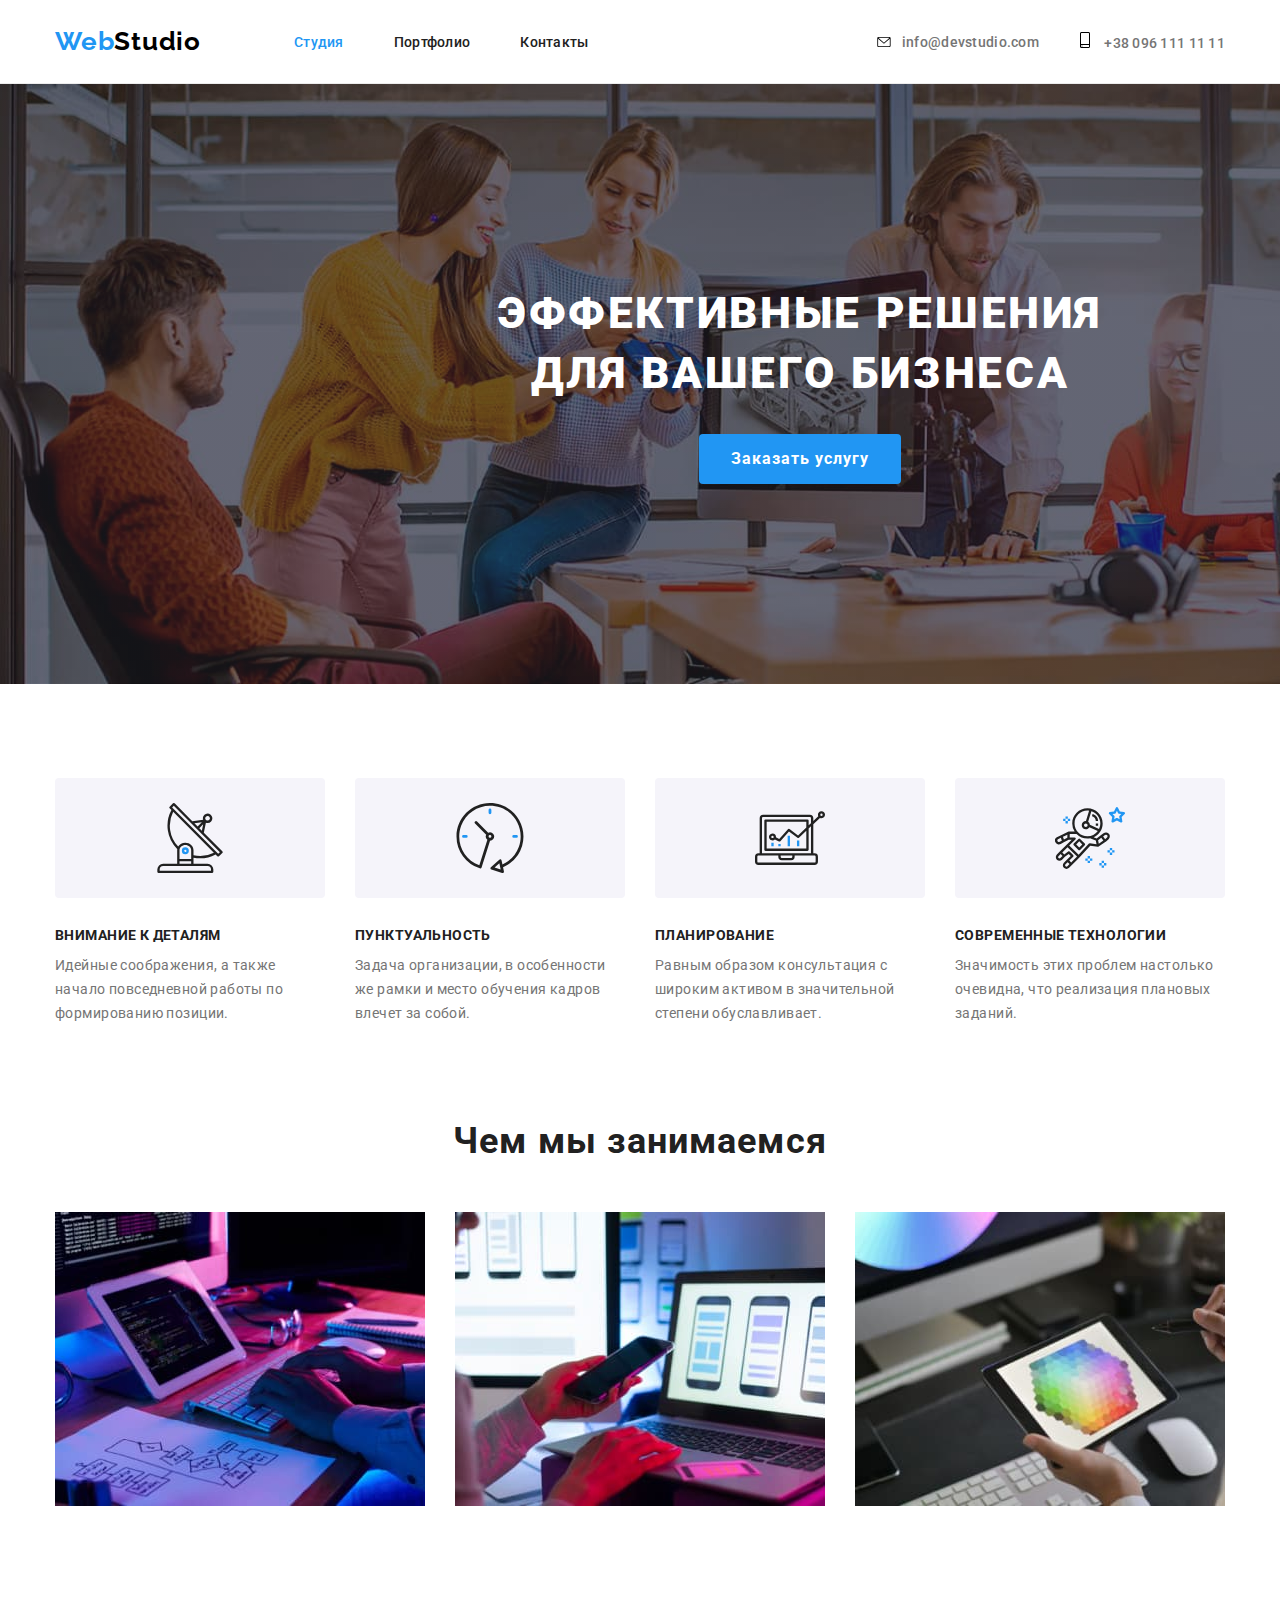
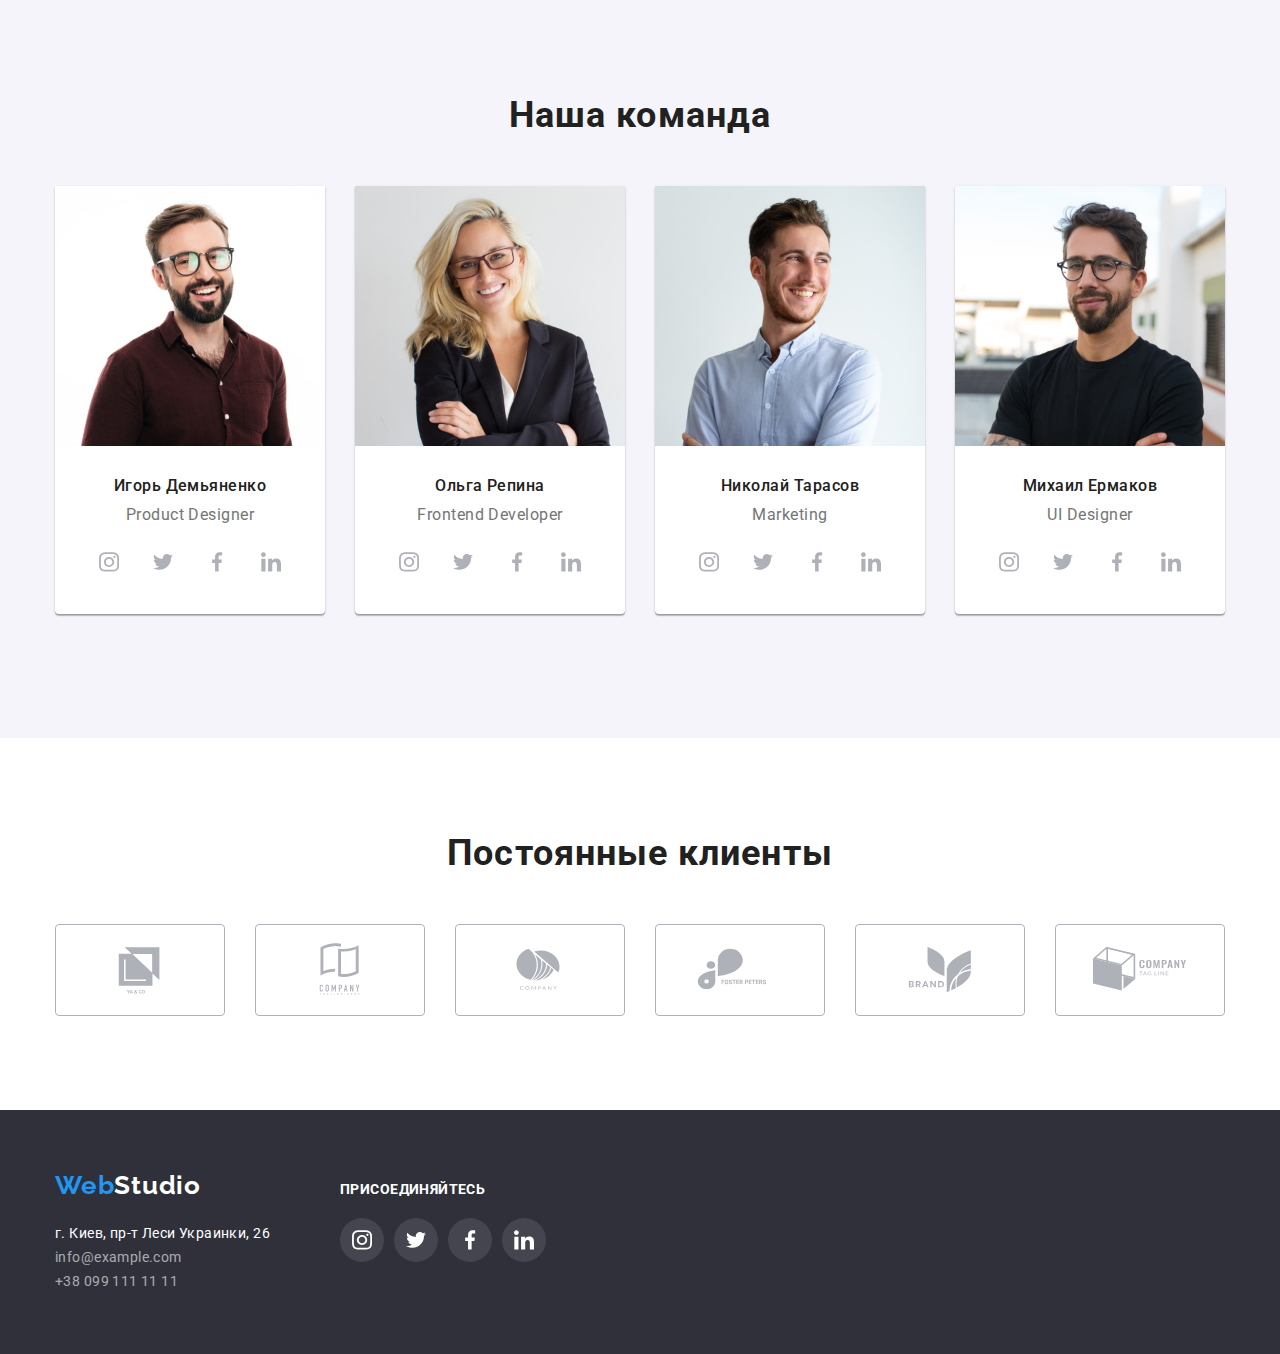
<file: index.html>
<!DOCTYPE html>
<html lang="ru">
<head>
    <meta charset="UTF-8">
    <meta http-equiv="X-UA-Compatible" content="IE=edge">
    <meta name="viewport" content="width=device-width, initial-scale=1.0">
    <link rel="preconnect" href="https://fonts.googleapis.com">
    <link rel="preconnect" href="https://fonts.gstatic.com" crossorigin>
    <link href="https://fonts.googleapis.com/css2?family=Raleway:wght@700&family=Roboto:wght@400;500;700;900&display=swap" rel="stylesheet">
    <title>Бизнес</title>
    <link rel="stylesheet" href="https://cdnjs.cloudflare.com/ajax/libs/modern-normalize/1.1.0/modern-normalize.min.css">
    <link rel="stylesheet" href="./css/styles.css">
</head>
<body>
<!--Верхняя линия -->
 <header class="header">
    <div class="container header-container">
    <nav class="header-nav">
        <a href="./index.html" class="logo link">Web<span class="header-logo link">Studio</span></a>
        <ul class="header-nav-list list">
            <li class="header-item-nav"><a href="./index.html" class="header-link-active link">Студия</a></li>
            <li class="header-item-nav"><a href="./portfolio.html" class="header-link link">Портфолио</a></li>
            <li class="header-item-nav"><a href="#" class="header-link link">Контакты</a></li>
        </ul>
    </nav>
    <ul class="header-list list">
        <li class="header-item">
            <a href="mailto:info@devstudio.com" class="header-item-link link">
                <svg class="header-soc-icon" width="16" height="10">
                    <use href="./images/icons.svg#icon-envelope"></use>
                </svg>info@devstudio.com</a></li>
        <li class="header-item">
            <a href="tel:+380961111111" class="header-item-link link">
                <svg class="header-soc-icon" width="12" height="16">
                    <use href="./images/icons.svg#icon-smartphone"></use>
                </svg>
                +38 096 111 11 11</a></li>
    </ul>
    </div>
</header>
<main>
<!--Шапка-->        
<section class="hero">
    <div class="container">
    <h1 class="hero-title">Эффективные решения для вашего бизнеса</h1>
    <button type="button" class="hero-btn">Заказать услугу</button>
</div>
</section>
<!--Особенности-->
<section class="section">
    <div class="container">
        <h2 hidden>Особенности</h2>
    <ul class="container-list list" >
        <li class="container-item-1">
            <div class="container-soc">
            <svg class="container-soc-icon" width="70" height="70"> 
                <use href="./images/icons.svg#icon-antenna-1"></use>
            </svg>
        </div>
            <h3 class="container-title">Внимание к деталям</h3>
            <p class="container-title-about">Идейные соображения, а также начало повседневной работы по формированию позиции.</p>
        </li>
        <li class="container-item">
            <div class="container-soc">
            <svg class="container-soc-icon" width="70" height="70"> 
                <use href="./images/icons.svg#icon-clock-1"></use>
            </svg>
        </div>
            <h3 class="container-title">Пунктуальность</h3>
            <p class="container-title-about">Задача организации, в особенности же рамки и место обучения кадров влечет за собой.</p>
        </li>
        <li class="container-item">
            <div class="container-soc">
            <svg class="container-soc-icon" width="70" height="70"> 
                <use href="./images/icons.svg#icon-diagram-1"></use>
            </svg> 
        </div>
            <h3 class="container-title">Планирование</h3>
            <p class="container-title-about">Равным образом консультация с широким активом в значительной степени обуславливает.</p>
        </li>
        <li class="container-item">
            <div class="container-soc">
            <svg class="container-soc-icon" width="70" height="70"> 
                <use href="./images/icons.svg#icon-astronaut-1"></use>
            </svg>
        </div>
            <h3 class="container-title">Современные технологии</h3>
            <p class="container-title-about">Значимость этих проблем настолько очевидна, что реализация плановых заданий.</p>
        </li>
    </ul>
    </div>
</section>
<!--Чем мы занимаемся-->
<section class="section about-section">
<div class="container">
    <h2 class="about-title">Чем мы занимаемся</h2>
    <ul class="about-list list">
        <li class="about-item-1">
         <img 
         src ="./images/box-1.jpg" 
         alt="Делаем таблицы, рабочие программы на Ваших компьютерах"
         width="370"
         height="294"
        />
        </li>
        <li class="about-item">
        <img
         src="./images/box-2.jpg" 
         alt="Проверяем работу программ на мобильных устройствах"
         width="370"
         height="294"
        />
        </li>
        <li class="about-item">
        <img 
         src="./images/box-3.jpg" 
         alt="Делаем дизайн на Ваших устройствах"
         width="370"
         height="294"
        />
        </li>
    </ul>
</div>
</section>
<!--Наша команда-->
<section class="section teames-section">
<div class="container">
    <h2 class="teames-title">Наша команда</h2>
    <ul class="teames-list list" >
        <li class="teames-item-1">
            <img 
             src="./images/img.jpg" 
             alt="Игорь"
             width="270"
             height="260"
            />
            <div class="border-teames">
            <h3 class="teames-item-names">Игорь Демьяненко</h3>
            <p class="teames-item-proffesion">Product Designer</p>
            <ul class="teames-soc-list  list">
                <li class="teames-soc-item"> 
                    <a href="https://instagram.com" target="_blank" rel="noopener norefferer" aria-label="instagram link" class="teames-soc-link link">
                        <svg class="teames-soc-icon" width="20" height="20"> 
                            <use href="./images/icons.svg#icon-instagram"></use>
                        </svg>
                    </a>
                </li>
                <li class="teames-soc-item"> 
                    <a href="https://twitter.com" target="_blank" rel="noopener norefferer" aria-label="twitter link" class="teames-soc-link link">
                        <svg class="teames-soc-icon" width="20" height="20"> 
                            <use href="./images/icons.svg#icon-twitter"></use>
                        </svg>
                    </a>
                </li>
                <li class="teames-soc-item"> 
                    <a href="https://facebook.com" target="_blank" rel="noopener norefferer" aria-label="facebook link" class="teames-soc-link link">
                        <svg class="teames-soc-icon" width="20" height="20">
                            <use href="./images/icons.svg#icon-facebook"></use>
                        </svg>
                    </a>
                </li>
                <li class="teames-soc-item"> 
                    <a href="https://linkedin.com" target="_blank" rel="noopener norefferer" aria-label="linkedin link" class="teames-soc-link link">
                        <svg class="teames-soc-icon" width="20" height="20"> 
                            <use href="./images/icons.svg#icon-linkedin"></use>
                        </svg>
                    </a>
                </li>
            </ul>
            </div>
        </li>
        <li class="teames-item">
            <img
            src="./images/img-1.jpg" 
             alt="Ольга"
             width="270"
             height="260"
            />
            <div class="border-teames">
            <h3 class="teames-item-names">Ольга Репина</h3>
            <p class="teames-item-proffesion">Frontend Developer</p>
            <ul class="teames-soc-list list">
                <li class="teames-soc-item"> 
                    <a href="https://instagram.com" target="_blank" rel="noopener norefferer" aria-label="instagram link" class="teames-soc-link link">
                        <svg class="teames-soc-icon" width="20" height="20"> 
                            <use href="./images/icons.svg#icon-instagram"></use>
                        </svg>
                    </a>
                </li>
                <li class="teames-soc-item"> 
                    <a href="https://twitter.com" target="_blank" rel="noopener norefferer" aria-label="twitter link" class="teames-soc-link link">
                        <svg class="teames-soc-icon" width="20" height="20"> 
                            <use href="./images/icons.svg#icon-twitter"></use>
                        </svg>
                    </a>
                </li>
                <li class="teames-soc-item"> 
                    <a href="https://facebook.com" target="_blank" rel="noopener norefferer" aria-label="facebook link" class="teames-soc-link link">
                        <svg class="teames-soc-icon" width="20" height="20"> 
                            <use href="./images/icons.svg#icon-facebook"></use>
                        </svg>
                    </a>
                </li>
                <li class="teames-soc-item"> 
                    <a href="https://linkedin.com" target="_blank" rel="noopener norefferer" aria-label="linkedin link" class="teames-soc-link link">
                        <svg class="teames-soc-icon" width="20" height="20"> 
                            <use href="./images/icons.svg#icon-linkedin"></use>
                        </svg>
                    </a>
                </li>
            </ul>
            </div>
        </li>
        <li class="teames-item">
            <img 
             src="./images/img-2.jpg" 
             alt="Николай"
             width="270"
             height="260"
            />
            <div class="border-teames">
            <h3 class="teames-item-names">Николай Тарасов</h3>
            <p class="teames-item-proffesion">Marketing</p>
            <ul class="teames-soc-list list">
                <li class="teames-soc-item"> 
                    <a href="https://instagram.com" target="_blank" rel="noopener norefferer" aria-label="instagram link" class="teames-soc-link link">
                        <svg class="teames-soc-icon" width="20" height="20"> 
                            <use href="./images/icons.svg#icon-instagram"></use>
                        </svg>
                    </a>
                </li>
                <li class="teames-soc-item"> 
                    <a href="https://twitter.com" target="_blank" rel="noopener norefferer" aria-label="twitter link" class="teames-soc-link link">
                        <svg class="teames-soc-icon" width="20" height="20"> 
                            <use href="./images/icons.svg#icon-twitter"></use>
                        </svg>
                    </a>
                </li>
                <li class="teames-soc-item"> 
                    <a href="https://facebook.com" target="_blank" rel="noopener norefferer" aria-label="facebook link" class="teames-soc-link link">
                        <svg class="teames-soc-icon" width="20" height="20"> 
                            <use href="./images/icons.svg#icon-facebook"></use>
                        </svg>
                    </a>
                </li>
                <li class="teames-soc-item"> 
                    <a href="https://linkedin.com" target="_blank" rel="noopener norefferer" aria-label="linkedin link" class="teames-soc-link link">
                        <svg class="teames-soc-icon" width="20" height="20"> 
                            <use href="./images/icons.svg#icon-linkedin"></use>
                        </svg>
                    </a>
                </li>
            </ul>
            </div>
        </li>
        <li class="teames-item">
            <img 
             src="./images/img-3.jpg"  
             alt="Михаил"
             width="270"
             height="260"
             />
             <div class="border-teames">
            <h3 class="teames-item-names">Михаил Ермаков</h3>
            <p class="teames-item-proffesion">UI Designer</p>
            <ul class="teames-soc-list list">
                <li class="teames-soc-item"> 
                    <a href="https://instagram.com" target="_blank" rel="noopener norefferer" aria-label="instagram link" class="teames-soc-link link">
                        <svg class="teames-soc-icon" width="20" height="20">
                            <use href="./images/icons.svg#icon-instagram"></use>
                        </svg>
                    </a>
                </li>
                <li class="teames-soc-item"> 
                    <a href="https://twitter.com" target="_blank" rel="noopener norefferer" aria-label="twitter link" class="teames-soc-link link">
                        <svg class="teames-soc-icon" width="20" height="20">
                            <use href="./images/icons.svg#icon-twitter"></use>
                        </svg>
                    </a>
                </li>
                <li class="teames-soc-item"> 
                    <a href="https://facebook.com" target="_blank" rel="noopener norefferer" aria-label="facebook link" class="teames-soc-link link">
                        <svg class="teames-soc-icon" width="20" height="20">
                            <use href="./images/icons.svg#icon-facebook"></use>
                        </svg>
                    </a>
                </li>
                <li class="teames-soc-item"> 
                    <a href="https://linkedin.com" target="_blank" rel="noopener norefferer" aria-label="linkedin link" class="teames-soc-link link">
                        <svg class="teames-soc-icon" width="20" height="20"> 
                            <use href="./images/icons.svg#icon-linkedin"></use>
                        </svg>
                    </a>
                </li>
            </ul>
            </div>
        </li>
    </ul>
</div>
</section>
<!--Постоянные клиенты-->
<section class="section regular-clientes-section">
    <div class="container">
        <h2 class="regular-clientes-title">Постоянные клиенты</h2>
        <ul class="regular-clientes-list list" >
            <li class="regular-clientes-item">
                    <a href="https://ya&co.com" target="_blank" rel="noopener norefferer" aria-label="ya&co link" class="regular-clientes-link link">
                        <svg class="regular-clientes-icon" width="106" height="60">
                            <use href="./images/icons.svg#icon-logo5"></use>
                        </svg>
                    </a>
                </li>
                <li class="regular-clientes-item">
                    <a href="https://company-taglins-hers.com" target="_blank" rel="noopener norefferer" aria-label="company-taglins-hers link" class="regular-clientes-link link">
                        <svg class="regular-clientes-icon" width="106" height="60">
                            <use href="./images/icons.svg#icon-logo4"></use>
                        </svg>
                    </a>
                </li>
                <li class="regular-clientes-item">
                    <a href="https://company.com" target="_blank" rel="noopener norefferer" aria-label="company link" class="regular-clientes-link link">
                        <svg class="regular-clientes-icon" width="106" height="60">
                            <use href="./images/icons.svg#icon-logo3"></use>
                        </svg>
                    </a>
                </li>
                <li class="regular-clientes-item">
                    <a href="https://foster-peters.com" target="_blank" rel="noopener norefferer" aria-label="foster-peters link" class="regular-clientes-link link">
                        <svg class="regular-clientes-icon" width="106" height="60">
                            <use href="./images/icons.svg#icon-logo2"></use>
                        </svg>
                    </a>
                </li>
                <li class="regular-clientes-item">
                    <a href="https://brand.com" target="_blank" rel="noopener norefferer" aria-label="brand link" class="regular-clientes-link link">
                        <svg class="regular-clientes-icon" width="106" height="60">
                            <use href="./images/icons.svg#icon-logo1"></use>
                        </svg>
                    </a>
                </li>
                <li class="regular-clientes-item">
                    <a href="https://company-tag-line.com" target="_blank" rel="noopener norefferer" aria-label="company-tag-line link" class="regular-clientes-link link">
                        <svg class="regular-clientes-icon" width="106" height="60">
                            <use href="./images/icons.svg#icon-logo"></use>
                        </svg>
                    </a>
                </li>
    </ul>  
</div>
</section>
</main> 
<!--Подвал -->
<footer class="footer">
    <div class="container footer-container">
        <div class="adress">
    <a href="./index.html" class="logo logo-link link">Web<span class="footer-logo link">Studio</span></a>
  <address class="footer-adress">
      <ul class="footer-adress-list list" >
          <li class="footer-adress-item"><a href="https://goo.gl/maps/yjC5RcyftHidpWkh8" target="_blank" rel="nooperer norefferer" class="adress link">г. Киев, пр-т Леси Украинки, 26</a></li>
          <li class="footer-adress-item"><a href="mailto:info@example.com" class="footer-adress-item-list link">info@example.com</a></li>
          <li class="footer-adress-item"><a href="tel:+380991111111" class="footer-adress-item-list link">+38 099 111 11 11</a></li>
      </ul>
  </address>
</div>
  <div class="footer-soc">
    <h3 class="footer-soc-title">Присоединяйтесь</h3>
    <ul class="footer-soc-list list">
        <li class="footer-soc-item"> 
            <a href="https://instagram.com" target="_blank" rel="noopener norefferer" aria-label="instagram link" class="footer-soc-link link">
                <svg class="footer-soc-icon" width="20" height="20">
                    <use href="./images/icons.svg#icon-instagram"></use>
                </svg>
            </a>
        </li>
        <li class="footer-soc-item"> 
            <a href="https://twitter.com" target="_blank" rel="noopener norefferer" aria-label="twitter link" class="footer-soc-link link">
                <svg class="footer-soc-icon" width="20" height="20">
                    <use href="./images/icons.svg#icon-twitter"></use>
                </svg>
            </a>
        </li>
        <li class="footer-soc-item"> 
            <a href="https://facebook.com" target="_blank" rel="noopener norefferer" aria-label="facebook link" class="footer-soc-link link">
                <svg class="footer-soc-icon" width="20" height="20">
                    <use href="./images/icons.svg#icon-facebook"></use>
                </svg>
            </a>
        </li>
        <li class="footer-soc-item"> 
            <a href="https://linkedin.com" target="_blank" rel="noopener norefferer" aria-label="linkedin link" class="footer-soc-link link">
                <svg class="footer-soc-icon" width="20" height="20"> 
                    <use href="./images/icons.svg#icon-linkedin"></use>
                </svg>
            </a>
        </li>
    </ul>
    </div>
</div>
</footer>
</body>
</html>
</file>
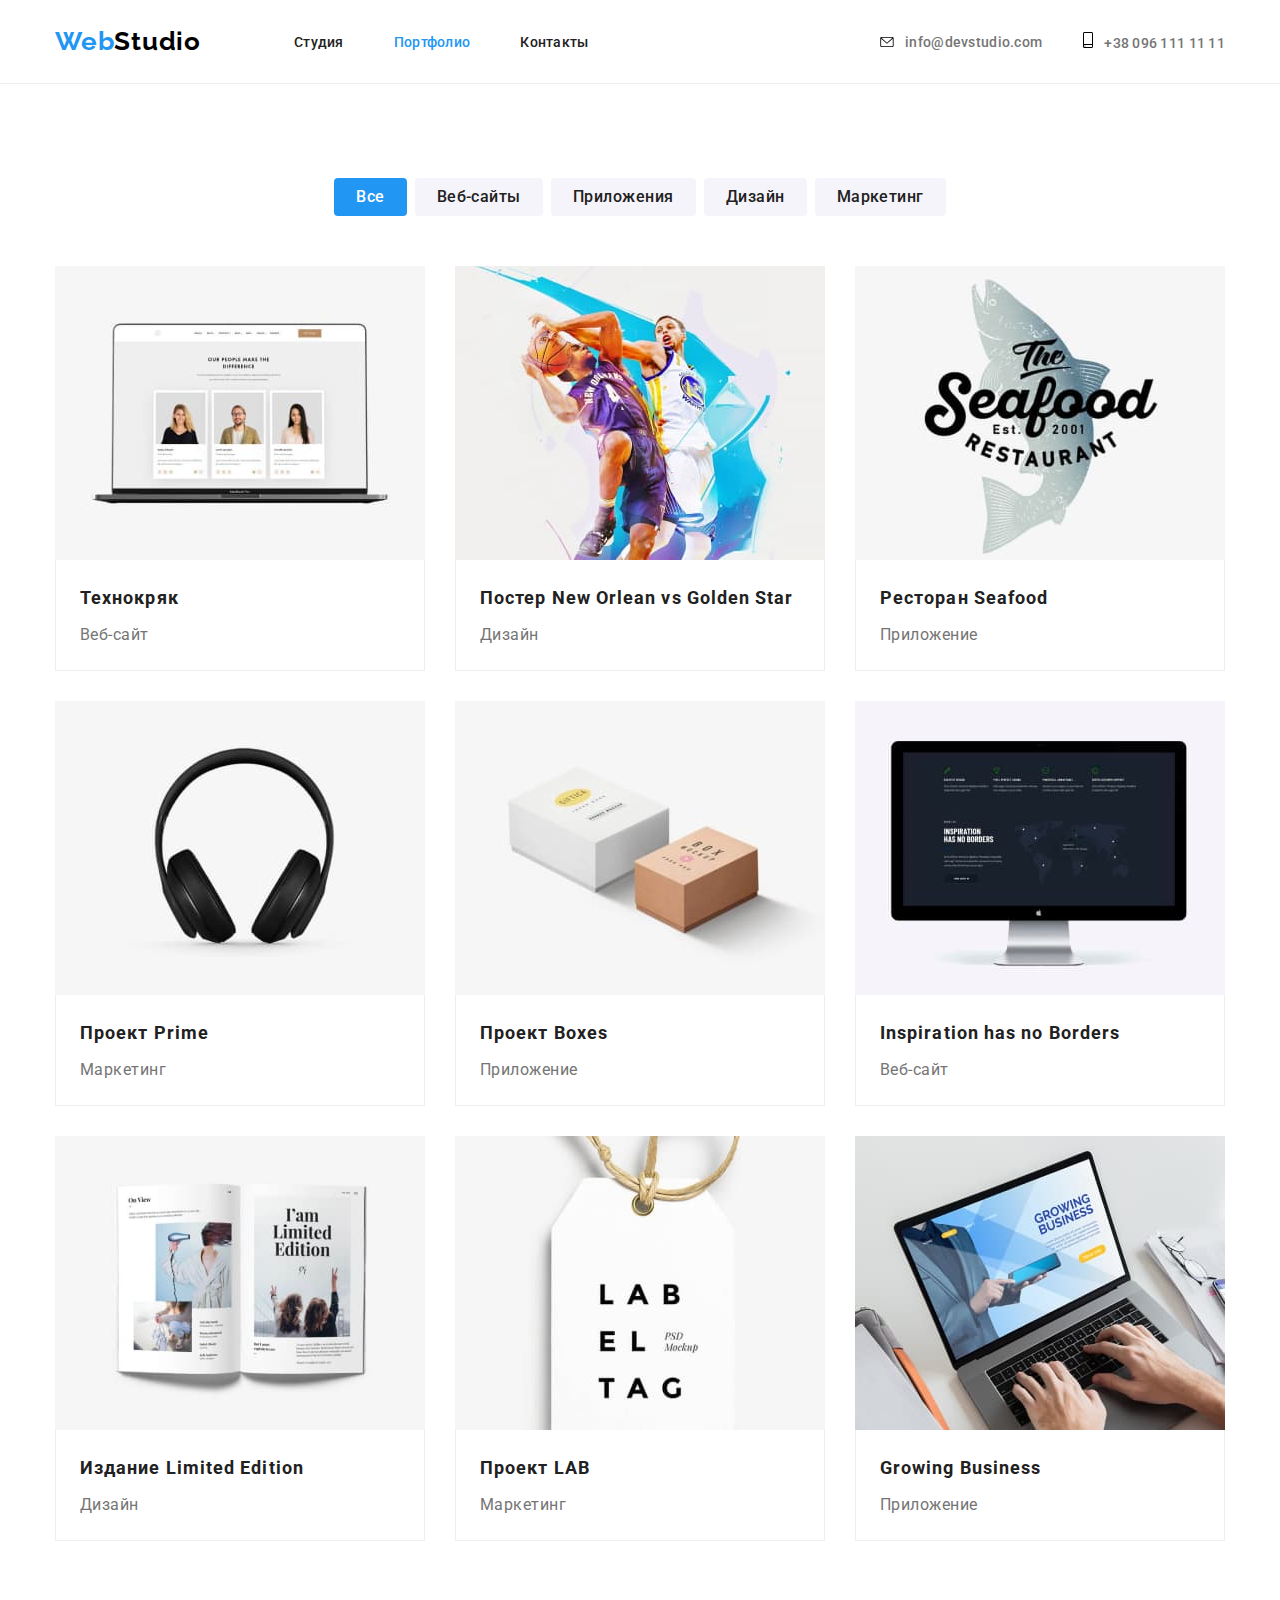
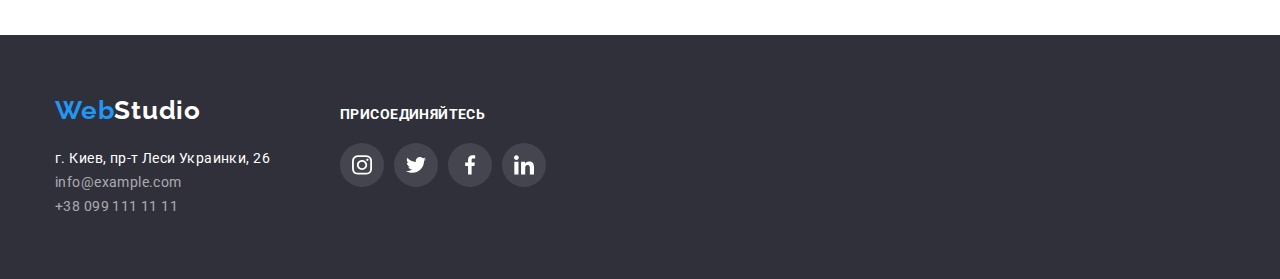
<file: portfolio.html>
<!DOCTYPE html>
<html lang="ru">
<head>
    <meta charset="UTF-8">
    <meta http-equiv="X-UA-Compatible" content="IE=edge">
    <meta name="viewport" content="width=device-width, initial-scale=1.0">
    <link rel="preconnect" href="https://fonts.googleapis.com">
    <link rel="preconnect" href="https://fonts.gstatic.com" crossorigin>
    <link href="https://fonts.googleapis.com/css2?family=Raleway:wght@700&family=Roboto:wght@400;500;700;900&display=swap" rel="stylesheet">
    <title>Бизнес</title>
    <link rel="stylesheet" href="https://cdnjs.cloudflare.com/ajax/libs/modern-normalize/1.1.0/modern-normalize.min.css">
    <link rel="stylesheet" href="./css/styles.css">
</head>
<body>
<!--Верхняя линия -->
 <header class="header">
    <div class="container header-container">
    <nav class="header-nav">
        <a href="./index.html" class="logo link">Web<span class="header-logo link">Studio</span></a>
        <ul class="header-nav-list list">
            <li class="header-item-nav"><a href="./index.html" class="header-link link">Студия</a></li>
            <li class="header-item-nav"><a href="./portfolio.html" class="header-link-active link">Портфолио</a></li>
            <li class="header-item-nav"><a href="#" class="header-link link">Контакты</a></li>
        </ul>
    </nav>
    <ul class="header-list list">
        <li class="header-item"><a href="mailto:info@devstudio.com" class="header-item-link link">
            <svg class="header-soc-icon" width="16" height="10">
            <use href="./images/icons.svg#icon-envelope"></use>
        </svg>info@devstudio.com</a></li>
        <li class="header-item"><a href="tel:+380961111111" class="header-item-link link">
            <svg class="header-soc-icon" width="12" height="16">
            <use href="./images/icons.svg#icon-smartphone"></use>
        </svg>+38 096 111 11 11</a></li>
    </ul>
    </div>
</header>
<main>
<section class="section portfolio-section">
<!--Портфолио-->
    <div class="portfolio container"> 
        <h1 hidden>Портфолио</h1>
        <ul class="filter list">
            <li class="filter-item"><button type="button" class="filter-btn-active">Все</button></li>
            <li class="filter-item"><button type="button" class="filter-btn">Веб-сайты</button></li>
            <li class="filter-item"><button type="button" class="filter-btn">Приложения</button></li>
            <li class="filter-item"><button type="button" class="filter-btn">Дизайн</button></li>
            <li class="filter-item"><button type="button" class="filter-btn">Маркетинг</button></li>
        </ul>
<!--Проект-->
    <h2 hidden>Проект</h2>
    <ul class="project-list list">
        <li class="project-item">
         <img 
         src="./images/img-portfolio.jpg" 
         alt="Технокряк" 
         width="370"
         height="294"
        /> 
        <div class="border">
            <h3 class="project-title">Технокряк</h3>
            <p class="project-about">Веб-сайт</p>
        </div>
        </li>
        <li class="project-item">
        <img
         src="./images/img(1).jpg" 
         alt="Постер New Orlean vs Golden Star"
         width="370"
         height="294"
        /> 
        <div class="border">
            <h3 class="project-title">Постер New Orlean vs Golden Star</h3>
            <p class="project-about">Дизайн</p>
        </div>
        </li>
        <li class="project-item">
        <img 
         src="./images/img(2).jpg" 
         alt="Ресторан Seafood"
         width="370"
         height="294"
        /> 
        <div class="border">
            <h3 class="project-title">Ресторан Seafood</h3>
            <p class="project-about">Приложение</p>
        </div>
        </li>
        <li class="project-item">
            <img 
             src="./images/img(3).jpg" 
             alt="Проект Prime"
             width="370"
             height="294"
            /> 
            <div class="border">
                <h3 class="project-title">Проект Prime</h3>
            <p class="project-about">Маркетинг</p>
            </div>
        </li>
         <li class="project-item">
            <img 
                 src="./images/img(4).jpg" 
                 alt="Проект Boxes"
                 width="370"
                 height="294"
            /> 
            <div class="border">
                <h3 class="project-title">Проект Boxes</h3>
                <p class="project-about">Приложение</p>
            </div>
            </li>
        <li class="project-item">
            <img 
                src="./images/img(5).jpg" 
                alt="Inspiration has no Borders"
                width="370"
                height="294"
            /> 
            <div class="border">
                <h3 class="project-title">Inspiration has no Borders</h3>
                <p class="project-about">Веб-сайт</p>
            </div>
        </li>
        <li class="project-item">
            <img 
                 src="./images/img(6).jpg" 
                 alt="Издание Limited Edition"
                 width="370"
                 height="294"
            /> 
            <div class="border">
                <h3 class="project-title">Издание Limited Edition</h3>
                <p class="project-about">Дизайн</p>
        </div>
         </li>
            <li class="project-item">
                <img 
                     src="./images/img(7).jpg" 
                     alt="Проект LAB"
                     width="370"
                     height="294"
                 /> 
                 <div class="border">
                    <h3 class="project-title">Проект LAB</h3>
                     <p class="project-about">Маркетинг</p>
                 </div>
             </li>
             <li class="project-item">
                 <img 
                     src="./images/img(8).jpg" 
                      alt="Growing Business"
                     width="370"
                      height="294"
                 /> 
                 <div class="border">
                    <h3 class="project-title">Growing Business</h3>
                     <p class="project-about">Приложение</p>
                 </div>
            </li>
    </ul>
</div>
</section>
</main> 
<!--Подвал -->
<footer class="footer">
    <div class="container footer-container">
        <div class="adress">
    <a href="./index.html" class="logo logo-link link">Web<span class="footer-logo link">Studio</span></a>
  <address class="footer-adress">
      <ul class="footer-adress-list list" >
          <li class="footer-adress-item"><a href="https://goo.gl/maps/yjC5RcyftHidpWkh8" target="_blank" rel="nooperer norefferer" class="adress link">г. Киев, пр-т Леси Украинки, 26</a></li>
          <li class="footer-adress-item"><a href="mailto:info@example.com" class="footer-adress-item-list link">info@example.com</a></li>
          <li class="footer-adress-item"><a href="tel:+380991111111" class="footer-adress-item-list link">+38 099 111 11 11</a></li>
      </ul>
  </address>
</div>
  <div class="footer-soc">
    <h3 class="footer-soc-title">Присоединяйтесь</h3>
    <ul class="footer-soc-list list">
        <li class="footer-soc-item"> 
            <a href="https://instagram.com" target="_blank" rel="noopener norefferer" aria-label="instagram link" class="footer-soc-link link">
                <svg class="footer-soc-icon" width="20" height="20">
                    <use href="./images/icons.svg#icon-instagram"></use>
                </svg>
            </a>
        </li>
        <li class="footer-soc-item"> 
            <a href="https://twitter.com" target="_blank" rel="noopener norefferer" aria-label="twitter link" class="footer-soc-link link">
                <svg class="footer-soc-icon" width="20" height="20">
                    <use href="./images/icons.svg#icon-twitter"></use>
                </svg>
            </a>
        </li>
        <li class="footer-soc-item"> 
            <a href="https://facebook.com" target="_blank" rel="noopener norefferer" aria-label="facebook link" class="footer-soc-link link">
                <svg class="footer-soc-icon" width="20" height="20">
                    <use href="./images/icons.svg#icon-facebook"></use>
                </svg>
            </a>
        </li>
        <li class="footer-soc-item"> 
            <a href="https://linkedin.com" target="_blank" rel="noopener norefferer" aria-label="linkedin link" class="footer-soc-link link">
                <svg class="footer-soc-icon" width="20" height="20"> 
                    <use href="./images/icons.svg#icon-linkedin"></use>
                </svg>
            </a>
        </li>
    </ul>
    </div>
</div>
</footer>
</body>
</html>
</file>
<file: css/styles.css>
:root {
    --main-color: #757575;
    --first-title-color:#FFFFFF;
    --second-title-color: #212121;
    --first-btn-color: #ffff;
    --accent-color:#2196F3;
}
    h1,
  h2,
  h3,
  h4,
  h5,
  h6,
  p,
  ul {
padding: 0;
  margin: 0;
}
body {
    font-family: 'Roboto', sans-serif;
    font-size: 14px;
    font-weight: 400;
    font-style: normal;
    background-color: #ffff;
    color: var(--main-color);
}
.list {
    margin: 0;
    padding: 0;
    list-style: none;
 }
.link {
    text-decoration: none;
 }
 .container {
    width: 1200px;
    padding-left: 15px;
    padding-right: 15px;
    margin: 0 auto;
}
 /* -------------------header--------------------- */
 .header {
    border-bottom: 1px solid #ECECEC;
 }
/* header-nav */
.header-container {
display: flex;
align-items: center;
}
.header-nav {
    display: flex;
    align-items: center;
}
.logo {
    margin-right: 93px;
    font-family: 'Raleway', sans-serif;
font-weight: 700;
font-size: 26px;
line-height: 1.19;
letter-spacing: 0.03em;
border: none;
color: var(--accent-color);
}
.header-logo {
    color: #000000;
}
/* header-nav-list */ 
.header-nav-list {
    display: flex;
    align-items: center;
}
.header-item-nav + .header-item-nav {
    margin-left: 50px;
}
.header-link-active {
    display: block;
    padding-top: 32px;
    padding-bottom: 32px;
    font-weight: 500;
font-size: 14px;
line-height: 1.15;
letter-spacing: 0.02em;
    color: var(--accent-color);
}
.header-link {
    display: block;
    padding-top: 32px;
    padding-bottom: 32px;
font-weight: 500;
font-size: 14px;
line-height: 1.15;
letter-spacing: 0.02em;
color: var(--second-title-color);
}
.header-link:hover,
.header-link:focus {
    color: var(--accent-color);
}
/* header-list */ 
.header-list {
    display: flex;
    margin-left: auto;
    align-items: center;
}
.header-item-link {
    display: block;
    padding-top: 32px;
    padding-bottom: 32px;
    margin-left: 10px;
    font-weight: 500;
    font-size: 14px;
    line-height: 1.15;
    letter-spacing: 0.02em;
    color: var(--main-color);
}
.header-item-link:hover,
.header-item-link:focus {
    color: var(--accent-color);
}
.header-item + .header-item {
    margin-left: 30px;
}
.header-soc-icon {
    margin-right: 10px;
    color: var(--main-color);
}
.header-item:hover,
.header-item:focus {
    fill: var(--accent-color);
}
/*-------------------------- шапка----------------------*/ 
.hero {
    width: 1600px;
    margin: 0 auto;
    padding-top: 200px;
    padding-bottom: 200px;
    text-align: center;
    background-color: #2F303A;
    background-image: linear-gradient(  
    rgba(47, 48, 58, 0.4), 
    rgba(47, 48, 58, 0.4)
    ),
    url(../images/hero.jpg);
    background-repeat: no-repeat;
    background-position: center;
    background-size: cover;
}
.hero-title {
    width: 696px;
    margin: 0 auto;
    margin-bottom: 30px;
    font-family: inherit;
    font-weight: 900;
font-size: 44px;
line-height: 1.36;
letter-spacing: 0.06em;
text-transform: uppercase;
color: var(--first-title-color);
}
.hero-btn {
    border: none;
    margin: 0 auto;
    font-weight: 700;
font-size: 16px;
line-height: 1.88;
display: block;
cursor: pointer;
border-radius: 4px;
padding: 10px 32px;
min-width: 200px;
letter-spacing: 0.06em;
color: var(--first-btn-color);
background-color: #2196F3;
}
.hero-btn:hover {
    color: var(--first-btn-color);
  background-color: #188CE8;
}

/*-------------------------- особенности----------------------*/ 
.section {
    padding-top: 94px;
    padding-bottom: 0;
}
.container-list {
    display: flex; 
}
.container-item {
    margin-right: 0;
    margin-left: 30px;
}
.container-soc {
    display: flex;
    width: 270px;
    height: 120px;
    margin-bottom: 30px;
    align-items: center;
justify-content: center;
    background-color: #F5F4FA;
    border-radius: 4px;
}
.container-item-1 {
    margin-left: 0;
}
.container-title {
    margin-top: 0;
    margin-bottom: 10px;
    font-weight: 700;
font-size: 14px;
line-height: 1.14;
letter-spacing: 0.03em;
text-transform: uppercase;
color: var(--second-title-color);
}
.container-title-about {
    margin-top: 0;
    margin-bottom: 0;
    padding-bottom: 0;
    font-weight: 400;
font-size: 14px;
line-height: 1.71;
letter-spacing: 0.03em;
color: var(--main-color);
}
/*-------------------------- Чем мы занимаемся----------------------*/ 
.about-section {
    padding-bottom: 94px;
}
.about-title {
    margin-top: 0;
    margin-bottom: 50px;
    padding-top: 0;
    font-weight: 700;
font-size: 36px;
line-height: 1.17;
text-align: center;
letter-spacing: 0.03em;
color: var(--second-title-color);
}
.about-list {
    display: flex;
}
.about-item {
    margin-left: 30px;
}
.about-item-1 {
    margin-left: 0;
}
/*-------------------------- Наша команда----------------------*/ 
.teames-list {
    display: flex;
    flex-wrap: wrap;
}
.teames-title {
    margin-top: 0;
    margin-bottom: 50px;
    font-weight: 700;
font-size: 36px;
line-height: 1.17;
text-align: center;
letter-spacing: 0.03em;
color: var(--second-title-color);
}
.teames-item{
    margin-left: 30px;
    margin-bottom: 30px;
    width: 270px;
    background: var(--first-title-color);
    box-shadow: 0px 1px 3px rgba(0, 0, 0, 0.12), 0px 1px 1px rgba(0, 0, 0, 0.14), 0px 2px 1px rgba(0, 0, 0, 0.2);
    border-radius: 0px 0px 4px 4px;
}
.teames-item-1 {
    margin-left: 0;
    margin-bottom: 30px;
    width: 270px;
    background: var(--first-title-color);
    box-shadow: 0px 1px 3px rgba(0, 0, 0, 0.12), 0px 1px 1px rgba(0, 0, 0, 0.14), 0px 2px 1px rgba(0, 0, 0, 0.2);
    border-radius: 0px 0px 4px 4px;
}
.teames-section {
    background-color: #F5F4FA;
    padding-bottom: 94px;
}
.border-teames {
    margin-top: 30px;
    margin-bottom: 30px;
}
.teames-item-names {
    padding-bottom: 10px;
    font-weight: 500;
font-size: 16px;
line-height: 1.19;
text-align: center;
letter-spacing: 0.03em;
color: var(--second-title-color);
}
.teames-item-proffesion {
    padding-bottom: 16px;
    font-weight: 400;
font-size: 16px;
line-height: 1.19;
text-align: center;
letter-spacing: 0.03em;
color: var(--main-color);
}
.teames-soc-list {
    display: flex;
    justify-content: center;
    align-items: center;
}
.teames-soc-item + .teames-soc-item {
margin-left: 10px;
}
.teames-soc-link {
    width: 44px;
    height: 44px;
    background-color: transparent;
    border-radius: 50%;
    display: flex;
    justify-content: center;
    align-items: center;
}
.teames-soc-link:hover,
.teames-soc-link:focus {
    background-color: #2196F3;
}
.teames-soc-icon {
    fill: #AFB1B8;
}
.teames-soc-link:hover .teames-soc-icon,
.teames-soc-link:focus .teames-soc-icon {
    fill: #FFFFFF;
}
/*--------------------------Постоянные клиенты---------------------------*/
.regular-clientes-section {
    padding-bottom: 94px;
}
.regular-clientes-title {
    margin-top: 0;
    margin-bottom: 50px;
    font-weight: 700;
font-size: 36px;
line-height: 1.17;
text-align: center;
letter-spacing: 0.03em;
color: var(--second-title-color)
}
.regular-clientes-list {
    display: flex;
    align-items: center;
    flex-wrap: wrap;
    gap: 30px;
}
.regular-clientes-link {
    width: 170px;
    height: 92px;
    display: flex;
    background-color: transparent;
    border: 1px solid #AFB1B8;
    border-radius: 4px;
    justify-content: center;
    align-items: center;
}
.regular-clientes-icon {
    fill: #AFB1B8;
}
.regular-clientes-link:hover,
.regular-clientes-link:focus {
    border: 1px solid #2196F3; 
}
.regular-clientes-link:hover .regular-clientes-icon,
.regular-clientes-link:focus .regular-clientes-icon {
    fill: #2196F3;
}
/*-------------------------- Портфолио-------------------*/
.filter {
    margin-bottom: 50px;
    justify-content: center;
    display: flex;
}
.filter-btn-active {
    padding: 6px 22px;
background: #F5F4FA;
border-radius: 4px;
    font-weight: 500;
font-size: 16px;
line-height: 1.62;
text-align: center;
cursor: pointer;
letter-spacing: 0.03em;
border: none;
color: var(--first-title-color);
background-color: var(--accent-color);
}
.filter-btn-active:hover,
.filter-btn-active:focus {
    color: var(--second-title-color);
}
.filter-btn {
    padding: 6px 22px;
background: #F5F4FA;
border-radius: 4px;
    margin-left: 8px;
    font-weight: 500;
font-size: 16px;
line-height: 1.62;
text-align: center;
cursor: pointer;
border: none;
letter-spacing: 0.03em;
color: var(--second-title-color);
}
.filter-btn:hover,
.filter-btn:focus {
    color: var(--first-title-color);
    background-color: var(--accent-color);
}  
/*-------------------------- Проект-------------------*/
img {
    display: block;
}
.border {
padding: 20px 24px;
border: 1px solid #EEEEEE;
border-top: none;
}
.project-list {
    display: flex;
    flex-wrap: wrap;
    margin-left: -30px;
    margin-bottom: -30px;
}
.project-item {
    width: 370px;
    background: #FFFFFF;
    margin-left: 30px;
    margin-bottom: 30px;
}
.project-item:hover,
.project-item:focus {
    box-shadow: 0px 1px 1px rgba(0, 0, 0, 0.12), 0px 4px 4px rgba(0, 0, 0, 0.06), 1px 4px 6px rgba(0, 0, 0, 0.16); 
}
.project-title {
    margin-bottom: 4px;
    font-weight: 700;
font-size: 18px;
line-height: 2.00;
letter-spacing: 0.06em;
color: var(--second-title-color);
}
.project-about {
    font-weight: 400;
font-size: 16px;
line-height: 1.88;
letter-spacing: 0.03em;
color: var(--main-color);
}
.portfolio-section {
    padding-bottom: 94px;
}
/*-------------------------- Подвал----------------------*/
.footer-logo {
    margin-top: 0;
    color: var(--first-title-color);
}
.logo-link {
    margin-right: 0;
}
.footer-adress {
    margin-top: 20px;
}
.adress { 
    font-style: normal;
line-height: 1.71;
letter-spacing: 0.03em;
color: var(--first-title-color);
}
.footer-adress-item-list {
    font-weight: 400;
    font-style: normal;
font-size: 14px;
line-height: 1.71;
letter-spacing: 0.03em;
color: rgba(255, 255, 255, 0.6);
}
.footer {
    padding-top: 60px;
    padding-bottom: 60px;
    background-color: #2F303A; 
 }
 .footer-soc-title {
     display: flex;
     margin-top: 0;
     margin-bottom: 20px;
    font-weight: 700;
    font-size: 14px;
    line-height: 1.14;
    letter-spacing: 0.03em;
    text-transform: uppercase;
    color: #FFFFFF;
 }
 .footer-soc-list {
    display: flex;
    align-items: center;
    gap: 10px;
}
.footer-soc-item + .teames-soc-item {
margin-left: 10px;
}
.footer-soc-link {
    width: 44px;
    height: 44px;
    background-color: transparent;
    border-radius: 50%;
    display: flex;
    justify-content: center;
    align-items: center;
    background-color: rgba(255, 255, 255, 0.1);
}
.footer-soc-link:hover,
.footer-soc-link:focus {
    background-color: #2196F3;
}
.footer-soc-icon {
    fill: #FFFFFF;
}
.footer-soc-link:hover .footer-soc-icon,
.footer-soc-link:focus .footer-soc-icon {
    fill: #FFFFFF;
}
.footer-container {
    display: flex;
    align-items: baseline;
}
.footer-soc {
    margin-left: 70px;
}
</file>
